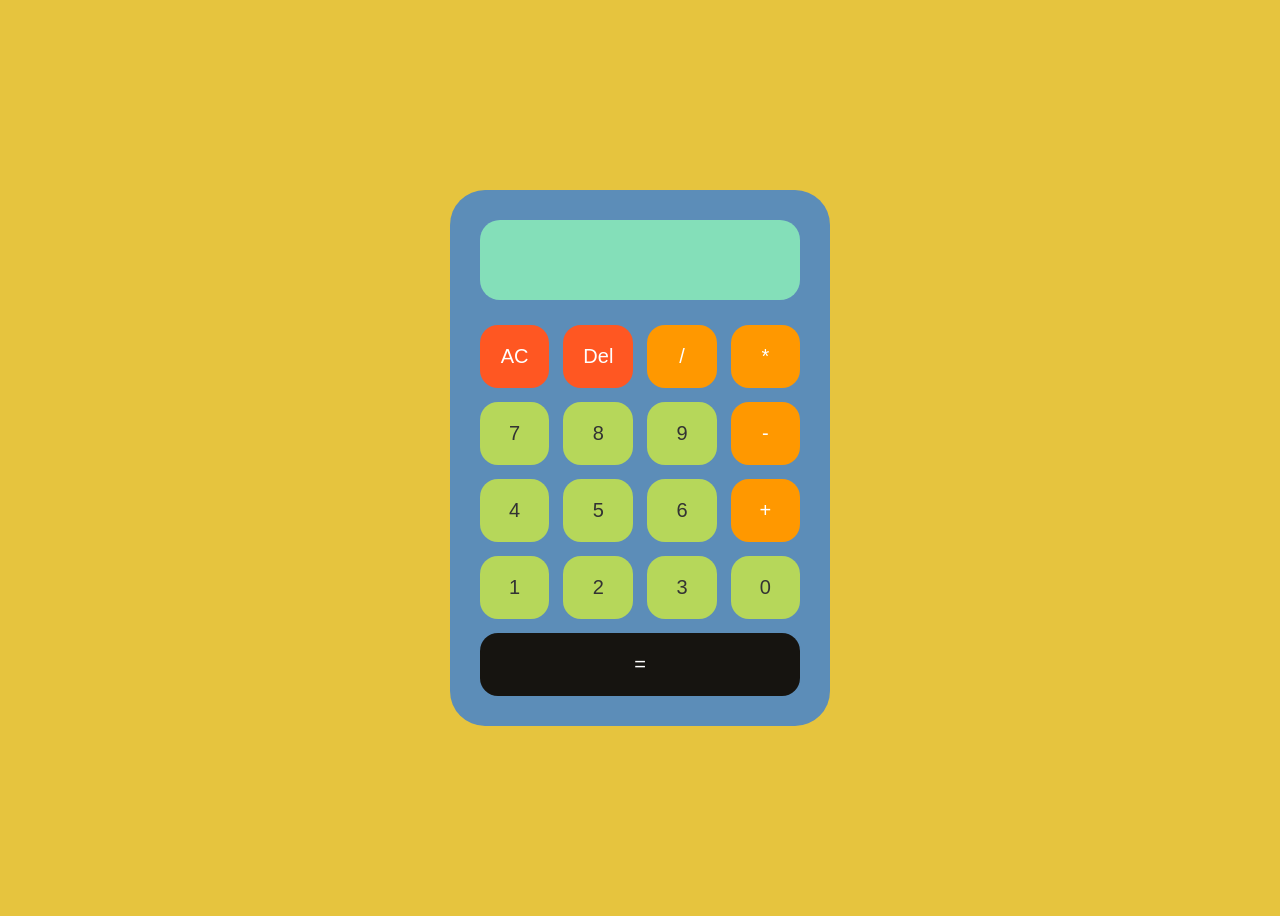
<file: Calculator/index.html>
<!DOCTYPE html>
<html lang="en">
<head>
    <meta charset="UTF-8">
    <title>Calculator</title>
    <link rel="stylesheet" href="style.css">
</head>

<body>

<div class="calculator">

    <input type="text" id="display" readonly>

    <div class="buttons">
        <button class="clear" onclick="clearDisplay()">AC</button>
        <button class="clear" onclick="deletee()">Del</button>
        <button class="operator" onclick="append('/')">/</button>
        <button class="operator" onclick="append('*')">*</button>

        <button class="number" onclick="append('7')">7</button>
        <button class="number" onclick="append('8')">8</button>
        <button class="number" onclick="append('9')">9</button>
        <button class="operator" onclick="append('-')">-</button>

        <button class="number" onclick="append('4')">4</button>
        <button class="number" onclick="append('5')">5</button>
        <button class="number" onclick="append('6')">6</button>
        <button class="operator" onclick="append('+')">+</button>

        <button class="number" onclick="append('1')">1</button>
        <button class="number" onclick="append('2')">2</button>
        <button class="number" onclick="append('3')">3</button>
        <button class="number" onclick="append('0')">0</button>

        <button class="equal" onclick="calculate()">=</button>
    </div>

</div>

<script src="script.js"></script>
</body>
</html>
</file>
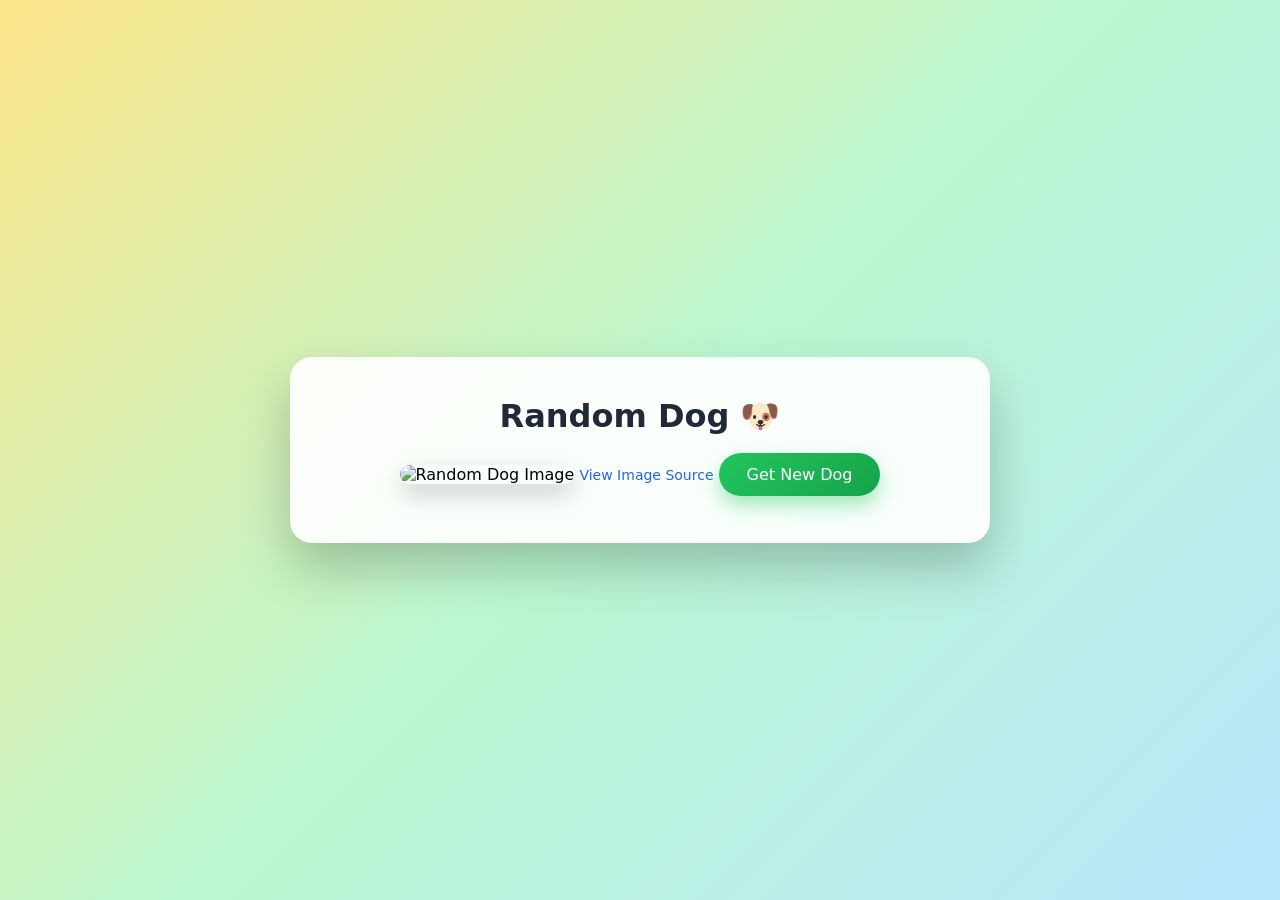
<file: random-dog-image/index.html>
<!DOCTYPE html>
<html lang="en">
<head>
    <meta charset="UTF-8">
    <meta name="viewport" content="width=device-width, initial-scale=1.0">
    <title>Random Dog Image</title>
    <link rel="stylesheet" href="dog.css">
</head>
<body>
    <div class="container">
        <h1>Random Dog 🐶</h1>

        <img id="image" alt="Random Dog Image">

       
        <a id="link" href="#" target="_blank">View Image Source</a>

        <button id="btn">Get New Dog</button>
    </div>
    <!-- Axios CDN -->
    <script src="dog.js"></script>

</body>
</html>
</file>
<file: Calculator/style.css>
body {
    display: flex;
    justify-content: center;
    align-items: center;
    height: 100vh;
    background: #e6c43e;
    font-family: Arial, sans-serif;
}

.calculator {
    background: #5c8db8;
    padding: 30px;
    border-radius: 35px;
    width: 320px;
}

#display {
    width: 100%;
    height: 80px;
    font-size: 28px;
    text-align: right;
    padding: 15px 20px;
    margin-bottom: 25px;
    border: none;
    border-radius: 20px;
    background: #84dfb9;
    color: #333;
    box-sizing: border-box;
}

.buttons {
    display: grid;
    grid-template-columns: repeat(4, 1fr);
    gap: 14px;
}

button {
    padding: 20px;
    font-size: 20px;
    border: none;
    border-radius: 18px;
    cursor: pointer;
    transition: 0.2s;
}

button:hover {
    transform: scale(1.05);
}

.number {
    background: #b6d75a;
    color: #333;
}

.yellow {
    background: #ffd23f;
    color: #333;
}

.operator {
    background: #ff9800;
    color: white;
}

.equal {
    background: #161410;
    color: white;
    grid-row: span 4;
    grid-column: span 4;
}

.clear {
    background: #ff5722;
    color: white;
}
</file>
<file: random-dog-image/dog.css>
* {
  margin: 0;
  padding: 0;
  box-sizing: border-box;
  font-family: "Segoe UI", system-ui, sans-serif;
}

body {
  min-height: 100vh;
  background: linear-gradient(135deg, #fde68a, #bbf7d0, #bae6fd);
  display: flex;
  justify-content: center;
  align-items: center;
}

.container {
  width: 700px;                
  padding: 40px 45px;          
  background: rgba(255, 255, 255, 0.92);
  backdrop-filter: blur(10px);
  border-radius: 22px;
  text-align: center;
  box-shadow: 0 25px 50px rgba(0, 0, 0, 0.22);
}


@keyframes pop {
  from {
    transform: scale(0.95);
    opacity: 0;
  }
  to {
    transform: scale(1);
    opacity: 1;
  }
}

h1 {
  margin-bottom: 18px;
  color: #1f2937;
}

img {
  width: 100%;
  max-height: 500px;
  object-fit: cover;
  border-radius: 14px;
  box-shadow: 0 10px 25px rgba(0,0,0,0.2);
  margin-bottom: 16px;
}

a {
  display: inline-block;
  margin-bottom: 20px;
  font-size: 14px;
  color: #2563eb;
  text-decoration: none;
}

a:hover {
  text-decoration: underline;
}

button {
  background: linear-gradient(135deg, #22c55e, #16a34a);
  color: white;
  border: none;
  padding: 12px 28px;
  font-size: 16px;
  border-radius: 999px;
  cursor: pointer;
  box-shadow: 0 10px 20px rgba(34, 197, 94, 0.4);
  transition: all 0.25s ease;
}

button:hover {
  transform: translateY(-2px);
  box-shadow: 0 14px 28px rgba(34, 197, 94, 0.55);
}

button:active {
  transform: scale(0.96);
}
</file>
